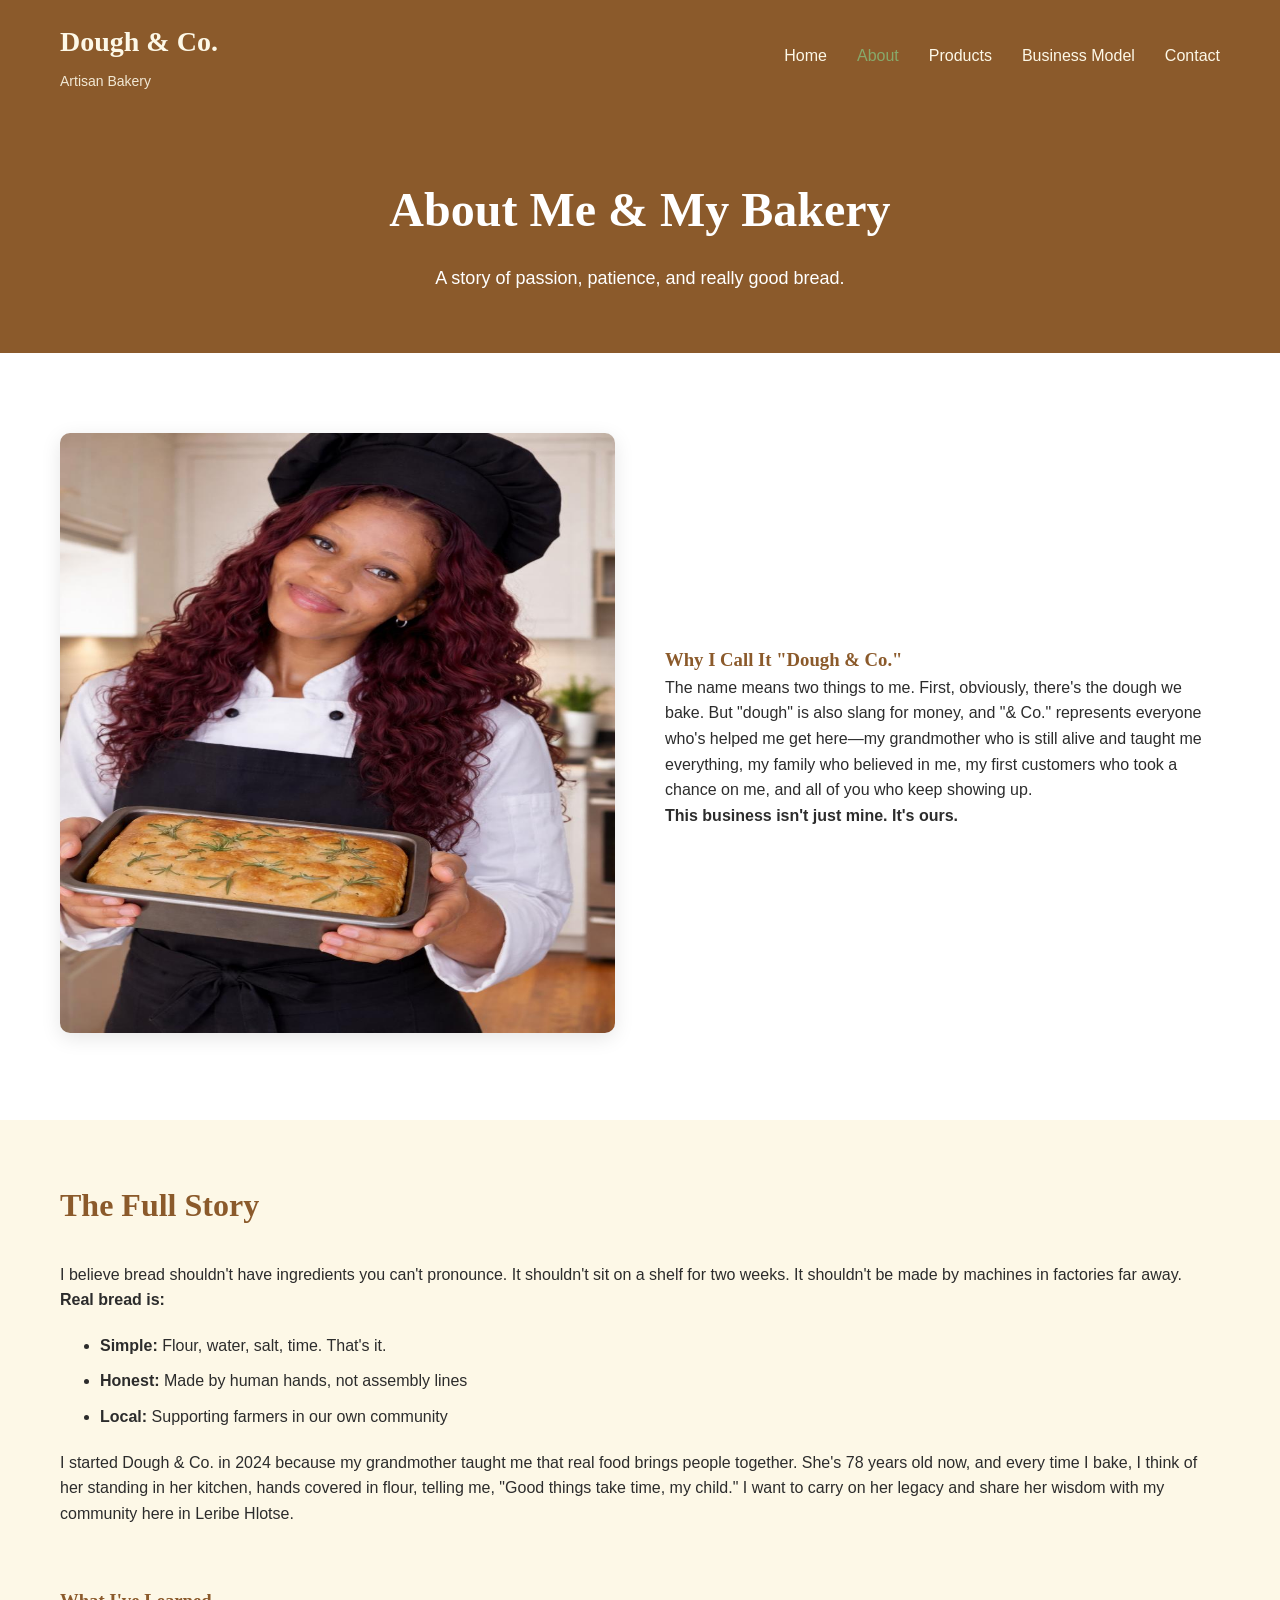
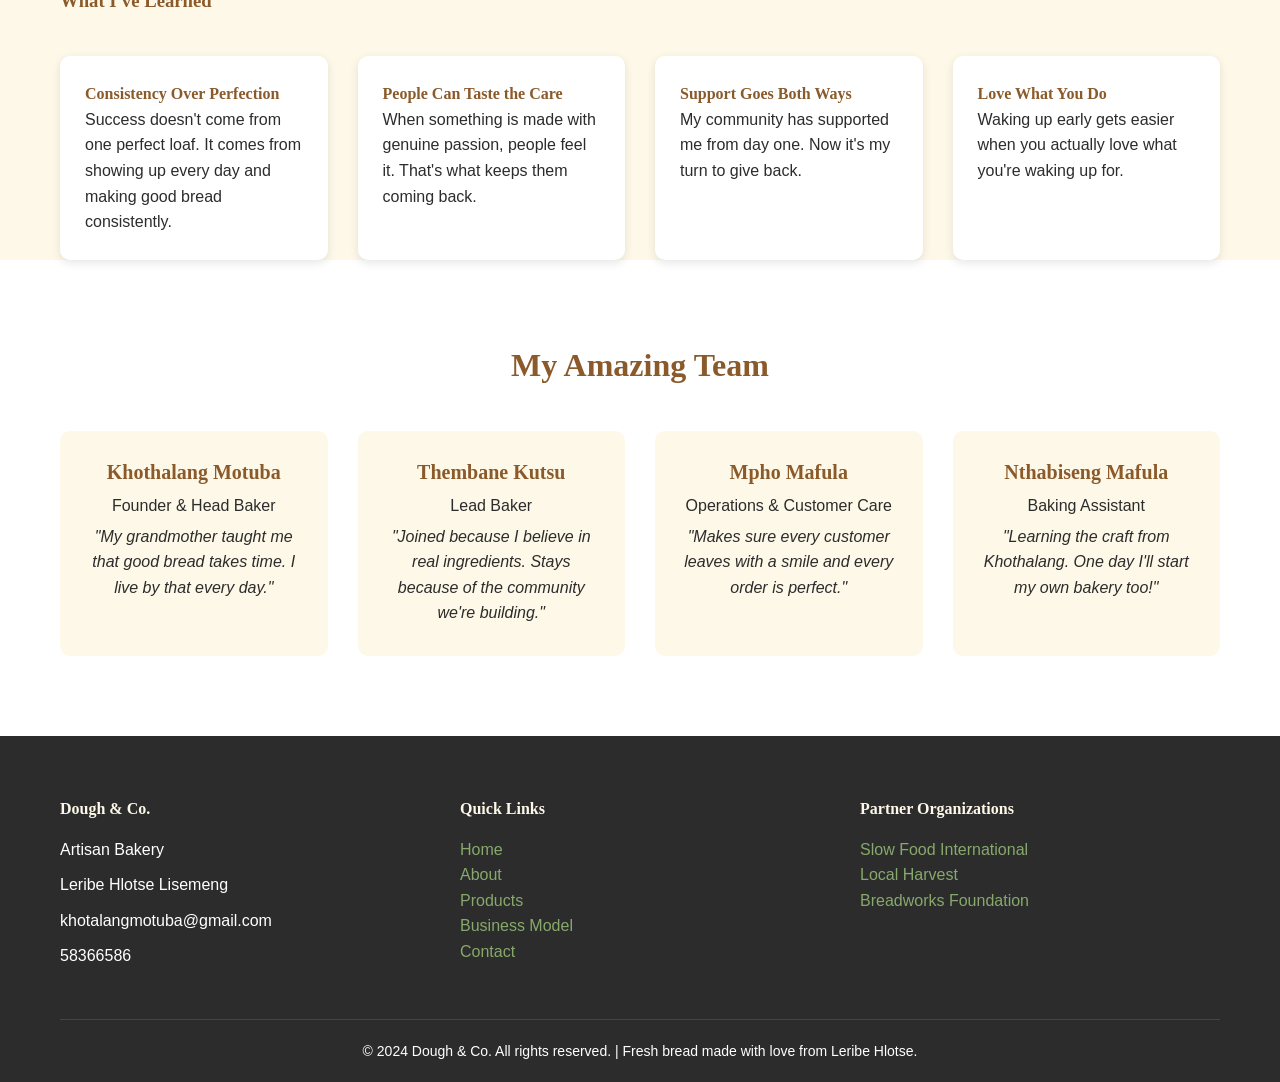
<file: about.html>
<!DOCTYPE html>
<html lang="en">
<head>
    <meta charset="UTF-8">
    <meta name="viewport" content="width=device-width, initial-scale=1.0">
    <title>About Us | Dough & Co.</title>
    <link rel="stylesheet" href="style.css">
</head>
<body>
    <header>
        <div class="container">
            <div class="logo">
                <h1>Dough & Co.</h1>
                <p>Artisan Bakery</p>
            </div>
            <nav>
                <ul>
                    <li><a href="index.html">Home</a></li>
                    <li><a href="about.html" class="active">About</a></li>
                    <li><a href="products.html">Products</a></li>
                    <li><a href="business.html">Business Model</a></li>
                    <li><a href="contact.html">Contact</a></li>
                </ul>
            </nav>
        </div>
    </header>

    <main>
        <section class="page-header">
            <div class="container">
                <h2>About Me & My Bakery</h2>
                <p>A story of passion, patience, and really good bread.</p>
            </div>
        </section>

        <section class="founder-story">
            <div class="container">
                <div class="founder-grid">
                    <div class="founder-image">
                      <img src="the baker.jpeg"alt= "the baker" width="300" height= "600">
                    </div>
                    <div class="founder-text">
                        <h3>Why I Call It "Dough & Co."</h3>
                        <p>The name means two things to me. First, obviously, there's the dough we bake. But "dough" is also slang for money, and "& Co." represents everyone who's helped me get here—my grandmother who is still alive and taught me everything, my family who believed in me, my first customers who took a chance on me, and all of you who keep showing up.</p>
                        <p><strong>This business isn't just mine. It's ours.</strong></p>
                    </div>
                </div>
            </div>
        </section>

        <section class="full-story">
            <div class="container">
                <h3>The Full Story</h3>
                <p>I believe bread shouldn't have ingredients you can't pronounce. It shouldn't sit on a shelf for two weeks. It shouldn't be made by machines in factories far away.</p>
                <p><strong>Real bread is:</strong></p>
                <ul>
                    <li><strong>Simple:</strong> Flour, water, salt, time. That's it.</li>
                    <li><strong>Honest:</strong> Made by human hands, not assembly lines</li>
                    <li><strong>Local:</strong> Supporting farmers in our own community</li>
                </ul>
                <p>I started Dough & Co. in 2024 because my grandmother taught me that real food brings people together. She's 78 years old now, and every time I bake, I think of her standing in her kitchen, hands covered in flour, telling me, "Good things take time, my child." I want to carry on her legacy and share her wisdom with my community here in Leribe Hlotse.</p>
            </div>
        </section>

        <section class="values-detailed">
            <div class="container">
                <h3>What I've Learned</h3>
                <div class="lessons-grid">
                    <div class="lesson-card">
                        <h4> Consistency Over Perfection</h4>
                        <p>Success doesn't come from one perfect loaf. It comes from showing up every day and making good bread consistently.</p>
                    </div>
                    <div class="lesson-card">
                        <h4> People Can Taste the Care</h4>
                        <p>When something is made with genuine passion, people feel it. That's what keeps them coming back.</p>
                    </div>
                    <div class="lesson-card">
                        <h4> Support Goes Both Ways</h4>
                        <p>My community has supported me from day one. Now it's my turn to give back.</p>
                    </div>
                    <div class="lesson-card">
                        <h4>Love What You Do</h4>
                        <p>Waking up early gets easier when you actually love what you're waking up for.</p>
                    </div>
                </div>
            </div>
        </section>

        <section class="team">
            <div class="container">
                <h3>My Amazing Team</h3>
                <div class="team-grid">
                    <div class="team-card">
                        <h4>Khothalang Motuba</h4>
                        <p>Founder & Head Baker</p>
                        <p><em>"My grandmother taught me that good bread takes time. I live by that every day."</em></p>
                    </div>
                    <div class="team-card">
                        <h4>Thembane Kutsu</h4>
                        <p>Lead Baker</p>
                        <p><em>"Joined because I believe in real ingredients. Stays because of the community we're building."</em></p>
                    </div>
                    <div class="team-card">
                        <h4>Mpho Mafula</h4>
                        <p>Operations & Customer Care</p>
                        <p><em>"Makes sure every customer leaves with a smile and every order is perfect."</em></p>
                    </div>
                    <div class="team-card">
                        <h4>Nthabiseng Mafula</h4>
                        <p>Baking Assistant</p>
                        <p><em>"Learning the craft from Khothalang. One day I'll start my own bakery too!"</em></p>
                    </div>
                </div>
            </div>
        </section>
    </main>

    <footer>
        <div class="container">
            <div class="footer-content">
                <div class="footer-info">
                    <h4>Dough & Co.</h4>
                    <p>Artisan Bakery</p>
                    <p>Leribe Hlotse Lisemeng</p>
                    <p> khotalangmotuba@gmail.com</p>
                    <p>58366586</p>
                </div>
                <div class="footer-links">
                    <h4>Quick Links</h4>
                    <ul>
                        <li><a href="index.html">Home</a></li>
                        <li><a href="about.html">About</a></li>
                        <li><a href="products.html">Products</a></li>
                        <li><a href="business.html">Business Model</a></li>
                        <li><a href="contact.html">Contact</a></li>
                    </ul>
                </div>
                <div class="footer-partners">
                    <h4>Partner Organizations</h4>
                    <ul>
                        <li><a href="https://www.slowfood.com/" target="_blank">Slow Food International</a></li>
                        <li><a href="https://www.localharvest.org/" target="_blank">Local Harvest</a></li>
                        <li><a href="https://www.breadworks.org/" target="_blank">Breadworks Foundation</a></li>
                    </ul>
                </div>
            </div>
            <div class="footer-bottom">
                <p>&copy; 2024 Dough & Co. All rights reserved. | Fresh bread made with love from Leribe Hlotse.</p>
            </div>
        </div>
    </footer>
</body>
</html>
</file>
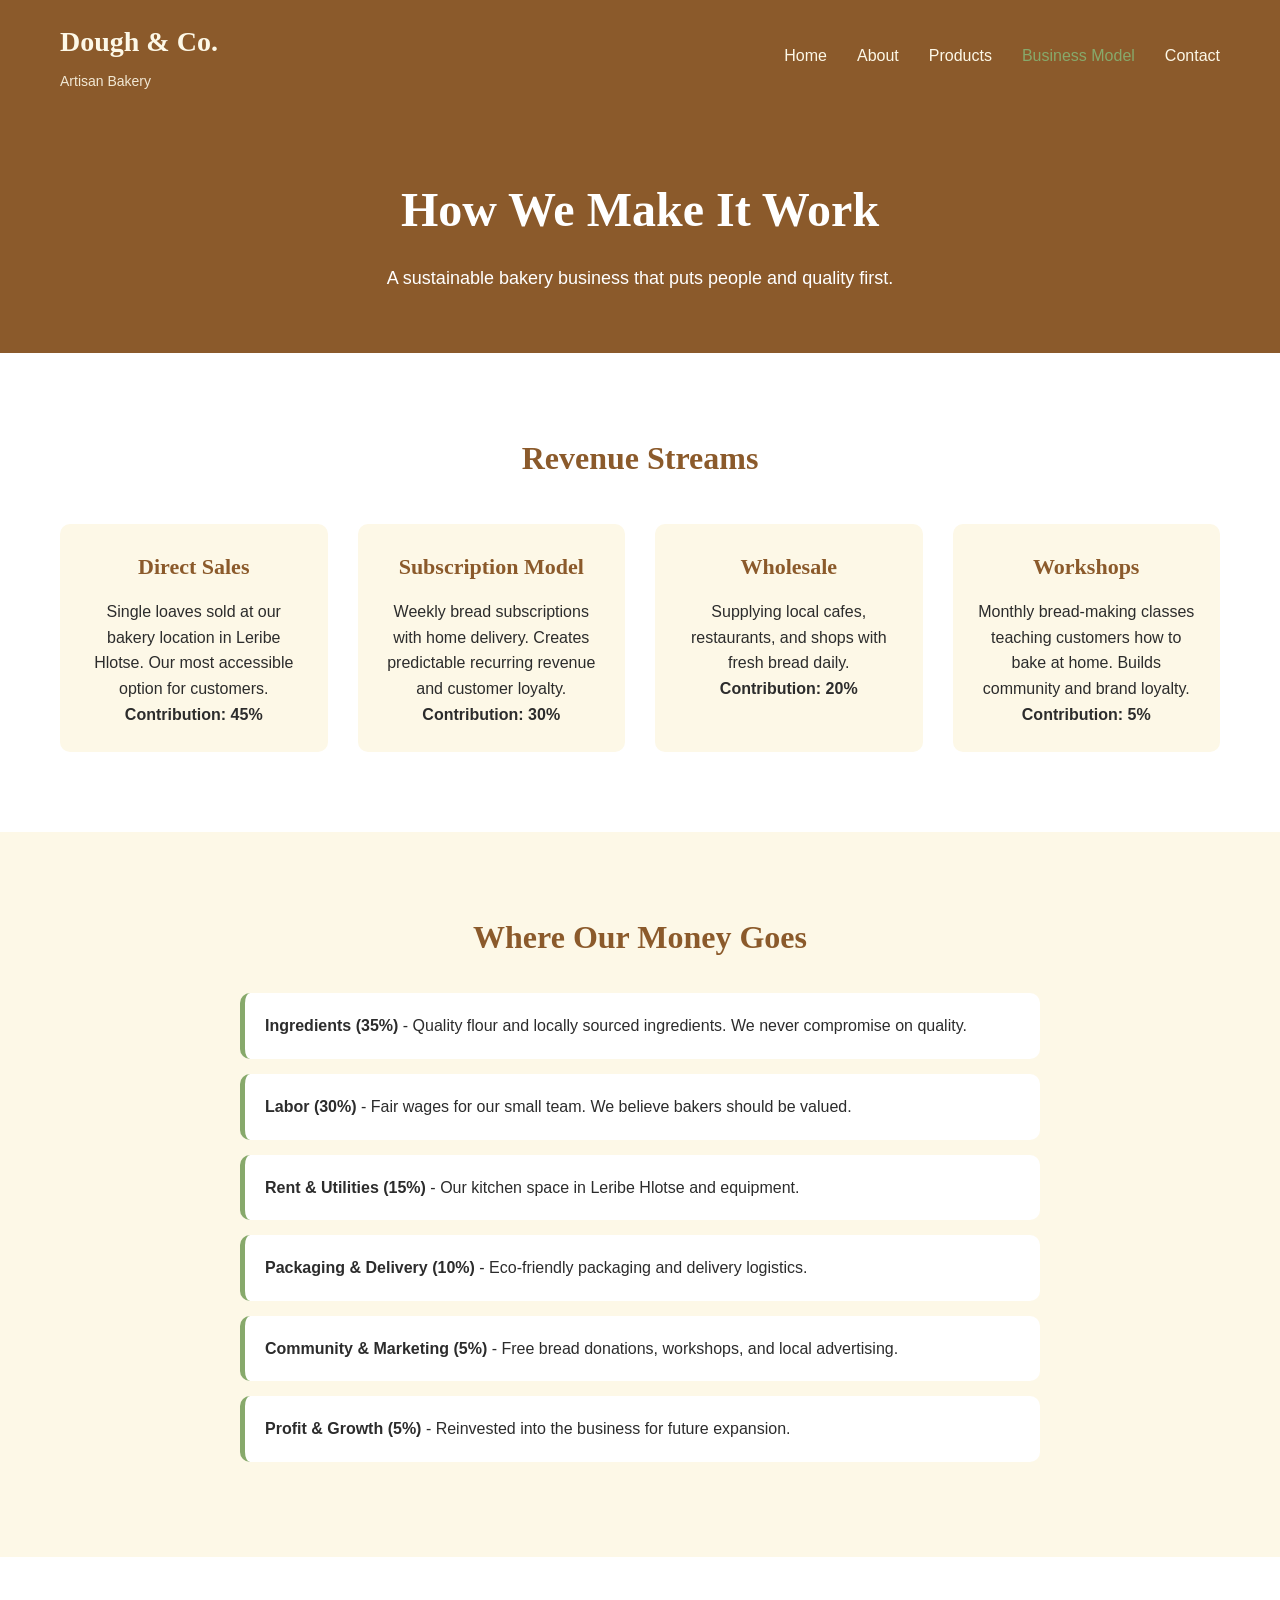
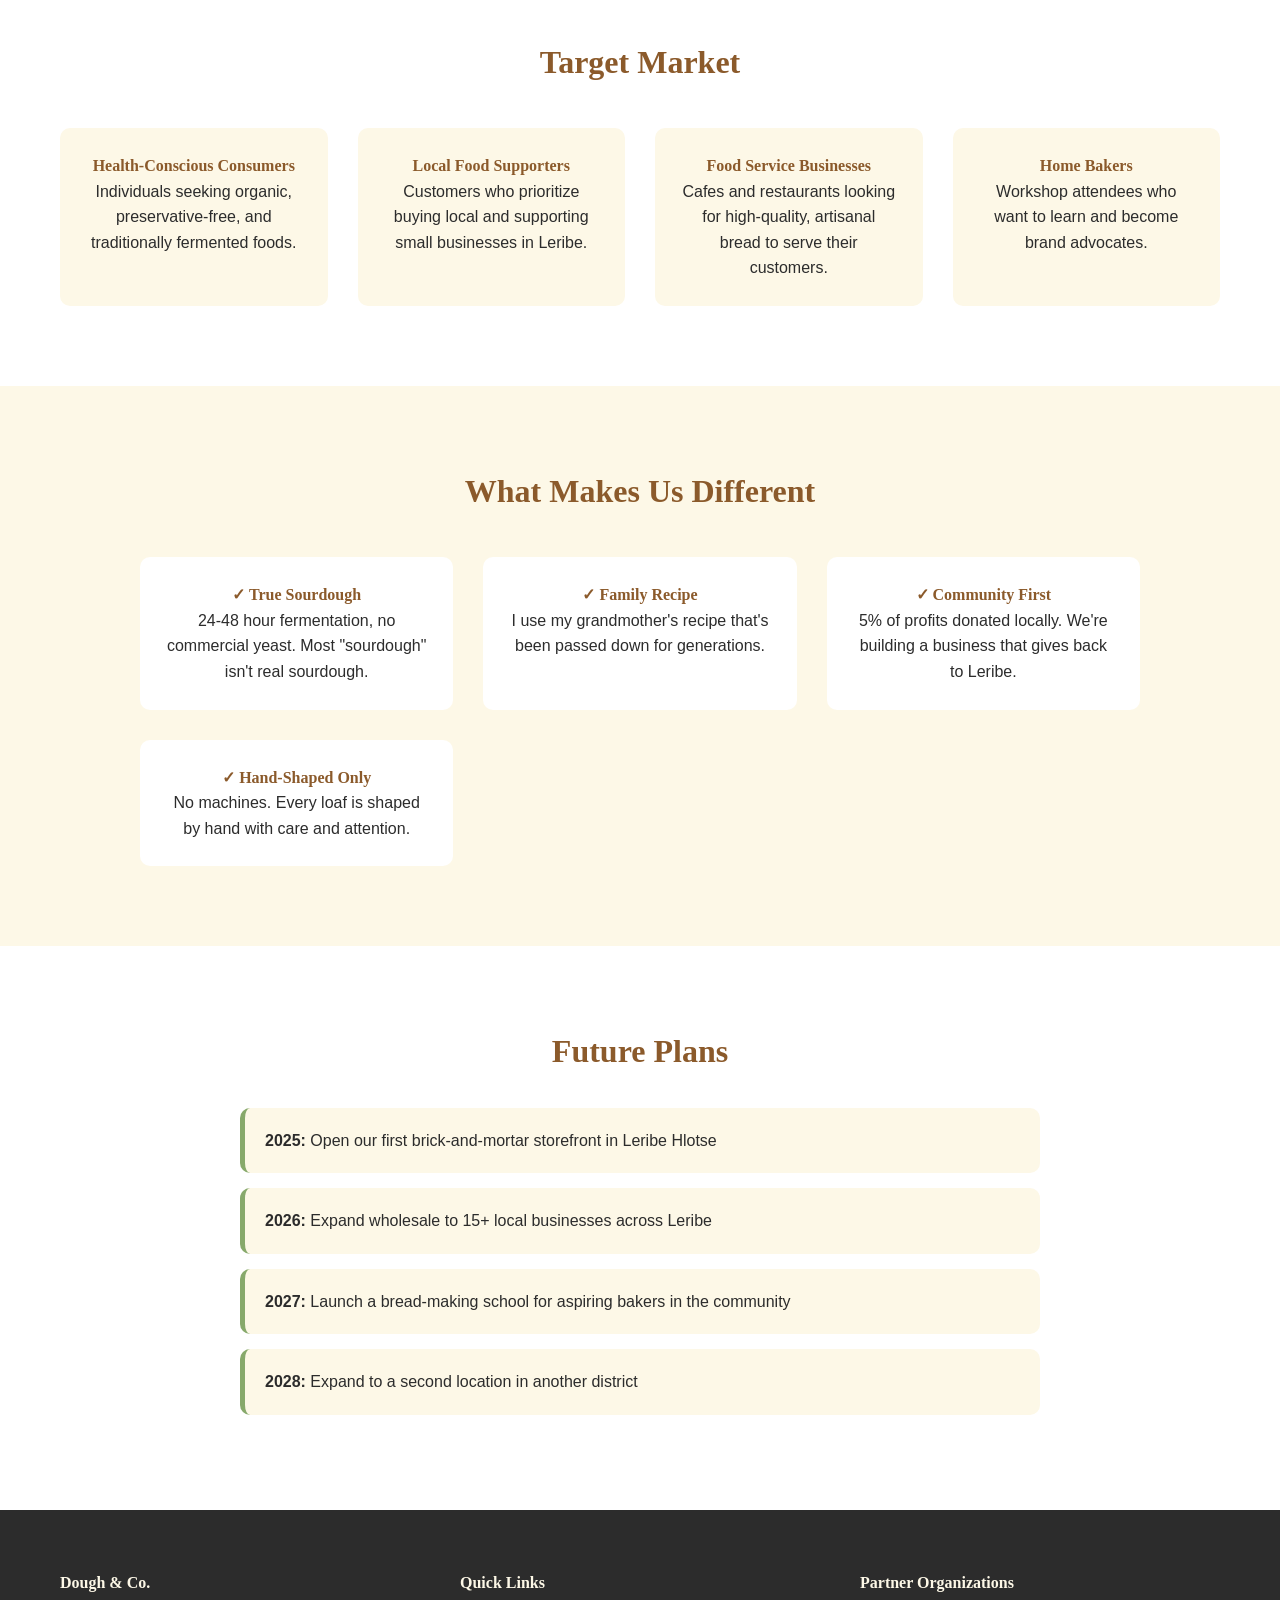
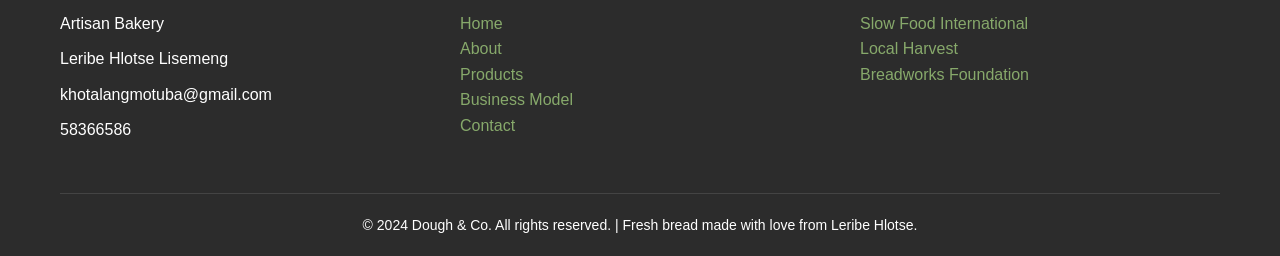
<file: business.html>
<!DOCTYPE html>
<html lang="en">
<head>
    <meta charset="UTF-8">
    <meta name="viewport" content="width=device-width, initial-scale=1.0">
    <title>Business Model | Dough & Co.</title>
    <link rel="stylesheet" href="style.css">
</head>
<body>
    <header>
        <div class="container">
            <div class="logo">
                <h1>Dough & Co.</h1>
                <p>Artisan Bakery</p>
            </div>
            <nav>
                <ul>
                    <li><a href="index.html">Home</a></li>
                    <li><a href="about.html">About</a></li>
                    <li><a href="products.html">Products</a></li>
                    <li><a href="business.html" class="active">Business Model</a></li>
                    <li><a href="contact.html">Contact</a></li>
                </ul>
            </nav>
        </div>
    </header>

    <main>
        <section class="page-header">
            <div class="container">
                <h2>How We Make It Work</h2>
                <p>A sustainable bakery business that puts people and quality first.</p>
            </div>
        </section>

        <section class="revenue">
            <div class="container">
                <h3>Revenue Streams</h3>
                <div class="revenue-grid">
                    <div class="revenue-card">
                        <h4>Direct Sales</h4>
                        <p>Single loaves sold at our bakery location in Leribe Hlotse. Our most accessible option for customers.</p>
                        <p><strong>Contribution: 45%</strong></p>
                    </div>
                    <div class="revenue-card">
                        <h4>Subscription Model</h4>
                        <p>Weekly bread subscriptions with home delivery. Creates predictable recurring revenue and customer loyalty.</p>
                        <p><strong>Contribution: 30%</strong></p>
                    </div>
                    <div class="revenue-card">
                        <h4> Wholesale</h4>
                        <p>Supplying local cafes, restaurants, and shops with fresh bread daily.</p>
                        <p><strong>Contribution: 20%</strong></p>
                    </div>
                    <div class="revenue-card">
                        <h4> Workshops</h4>
                        <p>Monthly bread-making classes teaching customers how to bake at home. Builds community and brand loyalty.</p>
                        <p><strong>Contribution: 5%</strong></p>
                    </div>
                </div>
            </div>
        </section>

        <section class="cost-structure">
            <div class="container">
                <h3>Where Our Money Goes</h3>
                <ul class="cost-list">
                    <li><strong>Ingredients (35%)</strong> - Quality flour and locally sourced ingredients. We never compromise on quality.</li>
                    <li><strong>Labor (30%)</strong> - Fair wages for our small team. We believe bakers should be valued.</li>
                    <li><strong>Rent & Utilities (15%)</strong> - Our kitchen space in Leribe Hlotse and equipment.</li>
                    <li><strong>Packaging & Delivery (10%)</strong> - Eco-friendly packaging and delivery logistics.</li>
                    <li><strong>Community & Marketing (5%)</strong> - Free bread donations, workshops, and local advertising.</li>
                    <li><strong>Profit & Growth (5%)</strong> - Reinvested into the business for future expansion.</li>
                </ul>
            </div>
        </section>

        <section class="market">
            <div class="container">
                <h3>Target Market</h3>
                <div class="market-grid">
                    <div class="market-card">
                        <h4>Health-Conscious Consumers</h4>
                        <p>Individuals seeking organic, preservative-free, and traditionally fermented foods.</p>
                    </div>
                    <div class="market-card">
                        <h4>Local Food Supporters</h4>
                        <p>Customers who prioritize buying local and supporting small businesses in Leribe.</p>
                    </div>
                    <div class="market-card">
                        <h4>Food Service Businesses</h4>
                        <p>Cafes and restaurants looking for high-quality, artisanal bread to serve their customers.</p>
                    </div>
                    <div class="market-card">
                        <h4>Home Bakers</h4>
                        <p>Workshop attendees who want to learn and become brand advocates.</p>
                    </div>
                </div>
            </div>
        </section>

        <section class="competitive-advantage">
            <div class="container">
                <h3>What Makes Us Different</h3>
                <div class="advantages">
                    <div class="advantage-item">
                        <h4>✓ True Sourdough</h4>
                        <p>24-48 hour fermentation, no commercial yeast. Most "sourdough" isn't real sourdough.</p>
                    </div>
                    <div class="advantage-item">
                        <h4>✓ Family Recipe</h4>
                        <p>I use my grandmother's recipe that's been passed down for generations.</p>
                    </div>
                    <div class="advantage-item">
                        <h4>✓ Community First</h4>
                        <p>5% of profits donated locally. We're building a business that gives back to Leribe.</p>
                    </div>
                    <div class="advantage-item">
                        <h4>✓ Hand-Shaped Only</h4>
                        <p>No machines. Every loaf is shaped by hand with care and attention.</p>
                    </div>
                </div>
            </div>
        </section>

        <section class="future-plans">
            <div class="container">
                <h3>Future Plans</h3>
                <ul class="future-list">
                    <li><strong>2025:</strong> Open our first brick-and-mortar storefront in Leribe Hlotse</li>
                    <li><strong>2026:</strong> Expand wholesale to 15+ local businesses across Leribe</li>
                    <li><strong>2027:</strong> Launch a bread-making school for aspiring bakers in the community</li>
                    <li><strong>2028:</strong> Expand to a second location in another district</li>
                </ul>
            </div>
        </section>
    </main>

    <footer>
        <div class="container">
            <div class="footer-content">
                <div class="footer-info">
                    <h4>Dough & Co.</h4>
                    <p>Artisan Bakery</p>
                    <p> Leribe Hlotse Lisemeng</p>
                    <p> khotalangmotuba@gmail.com</p>
                    <p> 58366586</p>
                </div>
                <div class="footer-links">
                    <h4>Quick Links</h4>
                    <ul>
                        <li><a href="index.html">Home</a></li>
                        <li><a href="about.html">About</a></li>
                        <li><a href="products.html">Products</a></li>
                        <li><a href="business.html">Business Model</a></li>
                        <li><a href="contact.html">Contact</a></li>
                    </ul>
                </div>
                <div class="footer-partners">
                    <h4>Partner Organizations</h4>
                    <ul>
                        <li><a href="https://www.slowfood.com/" target="_blank">Slow Food International</a></li>
                        <li><a href="https://www.localharvest.org/" target="_blank">Local Harvest</a></li>
                        <li><a href="https://www.breadworks.org/" target="_blank">Breadworks Foundation</a></li>
                    </ul>
                </div>
            </div>
            <div class="footer-bottom">
                <p>&copy; 2024 Dough & Co. All rights reserved. | Fresh bread made with love from Leribe Hlotse.</p>
            </div>
        </div>
    </footer>
</body>
</html>
</file>
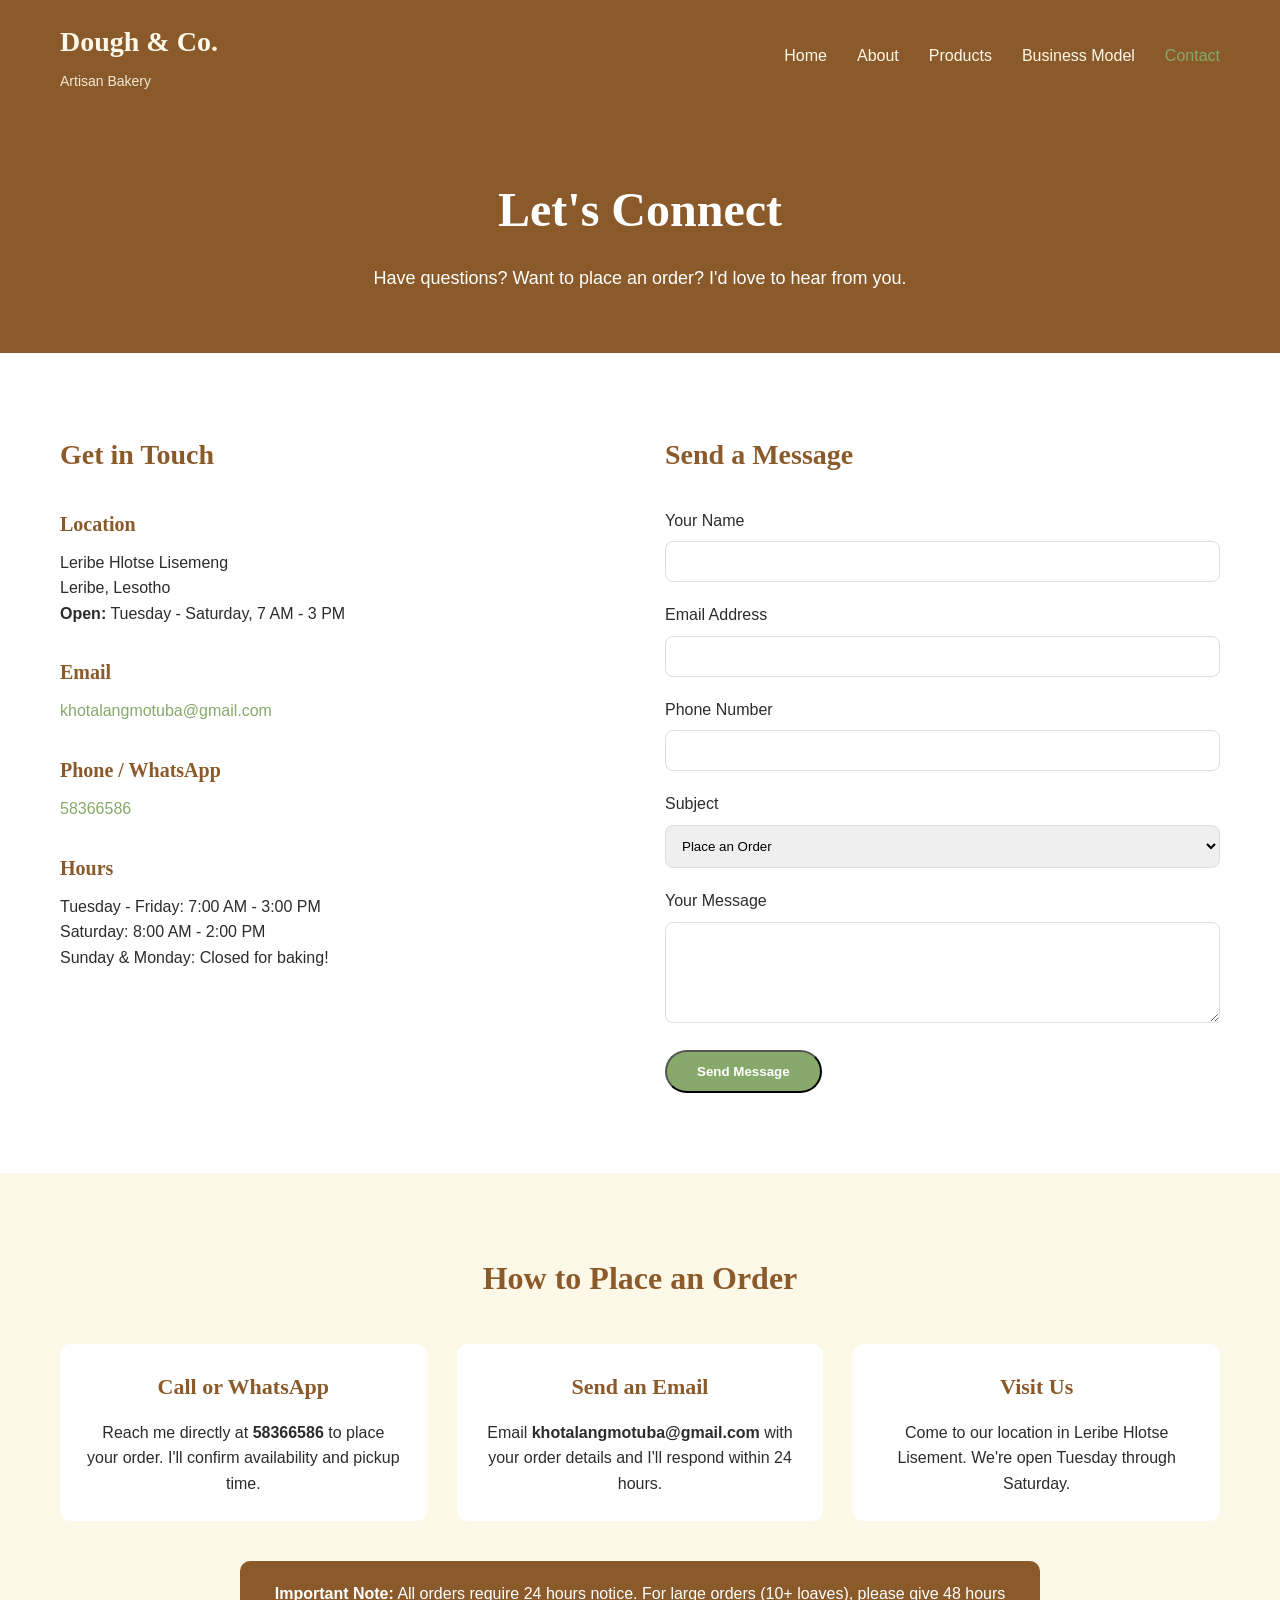
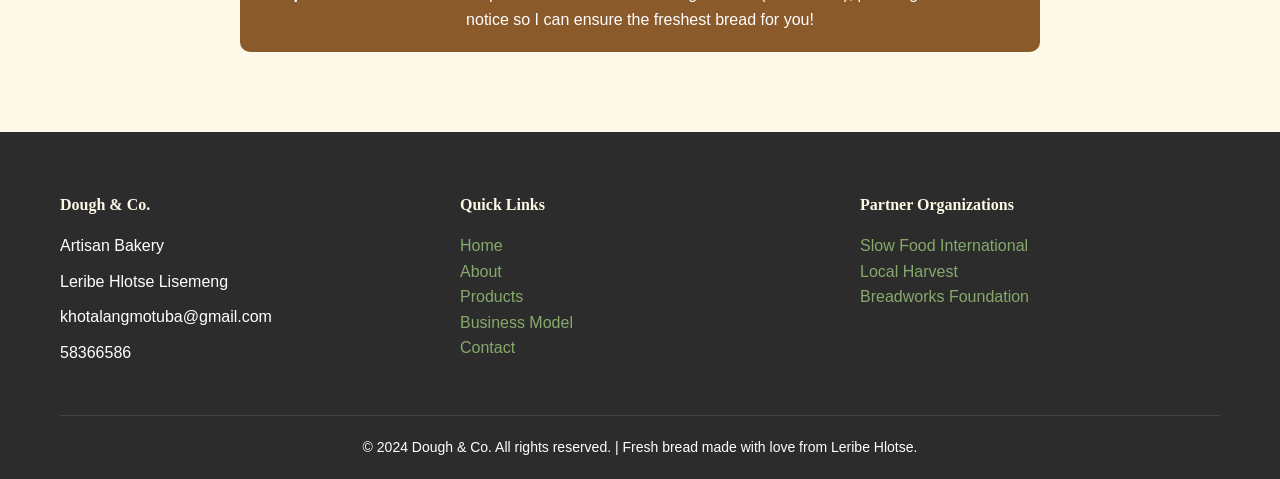
<file: contact.html>
<!DOCTYPE html>
<html lang="en">
<head>
    <meta charset="UTF-8">
    <meta name="viewport" content="width=device-width, initial-scale=1.0">
    <title>Contact Us | Dough & Co.</title>
    <link rel="stylesheet" href="style.css">
</head>
<body>
    <header>
        <div class="container">
            <div class="logo">
                <h1>Dough & Co.</h1>
                <p>Artisan Bakery</p>
            </div>
            <nav>
                <ul>
                    <li><a href="index.html">Home</a></li>
                    <li><a href="about.html">About</a></li>
                    <li><a href="products.html">Products</a></li>
                    <li><a href="business.html">Business Model</a></li>
                    <li><a href="contact.html" class="active">Contact</a></li>
                </ul>
            </nav>
        </div>
    </header>

    <main>
        <section class="page-header">
            <div class="container">
                <h2>Let's Connect</h2>
                <p>Have questions? Want to place an order? I'd love to hear from you.</p>
            </div>
        </section>

        <section class="contact-section">
            <div class="container">
                <div class="contact-grid">
                    <div class="contact-info">
                        <h3>Get in Touch</h3>
                        <div class="info-item">
                            <h4>Location</h4>
                            <p>Leribe Hlotse Lisemeng<br>Leribe, Lesotho<br><strong>Open:</strong> Tuesday - Saturday, 7 AM - 3 PM</p>
                        </div>
                        <div class="info-item">
                            <h4>Email</h4>
                            <p><a href="mailto:khotalangmotuba@gmail.com">khotalangmotuba@gmail.com</a></p>
                        </div>
                        <div class="info-item">
                            <h4>Phone / WhatsApp</h4>
                            <p><a href="tel:+26658366586">58366586</a></p>
                        </div>
                        <div class="info-item">
                            <h4>Hours</h4>
                            <p>Tuesday - Friday: 7:00 AM - 3:00 PM<br>Saturday: 8:00 AM - 2:00 PM<br>Sunday & Monday: Closed for baking!</p>
                        </div>
                    </div>
                    
                    <div class="contact-form">
                        <h3>Send a Message</h3>
                        <form action="#" method="post">
                            <div class="form-group">
                                <label for="name">Your Name</label>
                                <input type="text" id="name" name="name" required>
                            </div>
                            <div class="form-group">
                                <label for="email">Email Address</label>
                                <input type="email" id="email" name="email" required>
                            </div>
                            <div class="form-group">
                                <label for="phone">Phone Number</label>
                                <input type="tel" id="phone" name="phone">
                            </div>
                            <div class="form-group">
                                <label for="subject">Subject</label>
                                <select id="subject" name="subject">
                                    <option>Place an Order</option>
                                    <option>Subscription Inquiry</option>
                                    <option>Wholesale Inquiry</option>
                                    <option>Workshop Registration</option>
                                    <option>General Question</option>
                                </select>
                            </div>
                            <div class="form-group">
                                <label for="message">Your Message</label>
                                <textarea id="message" name="message" rows="5" required></textarea>
                            </div>
                            <button type="submit" class="btn-primary">Send Message</button>
                        </form>
                    </div>
                </div>
            </div>
        </section>

        <section class="order-instructions">
            <div class="container">
                <h3>How to Place an Order</h3>
                <div class="instructions-grid">
                    <div class="instruction-card">
                        <h4>Call or WhatsApp</h4>
                        <p>Reach me directly at <strong>58366586</strong> to place your order. I'll confirm availability and pickup time.</p>
                    </div>
                    <div class="instruction-card">
                        <h4>Send an Email</h4>
                        <p>Email <strong>khotalangmotuba@gmail.com</strong> with your order details and I'll respond within 24 hours.</p>
                    </div>
                    <div class="instruction-card">
                        <h4>Visit Us</h4>
                        <p>Come to our location in Leribe Hlotse Lisement. We're open Tuesday through Saturday.</p>
                    </div>
                </div>
                <div class="note-box">
                    <p><strong>Important Note:</strong> All orders require 24 hours notice. For large orders (10+ loaves), please give 48 hours notice so I can ensure the freshest bread for you!</p>
                </div>
            </div>
        </section>
    </main>

    <footer>
        <div class="container">
            <div class="footer-content">
                <div class="footer-info">
                    <h4>Dough & Co.</h4>
                    <p>Artisan Bakery</p>
                    <p>Leribe Hlotse Lisemeng</p>
                    <p>khotalangmotuba@gmail.com</p>
                    <p>58366586</p>
                </div>
                <div class="footer-links">
                    <h4>Quick Links</h4>
                    <ul>
                        <li><a href="index.html">Home</a></li>
                        <li><a href="about.html">About</a></li>
                        <li><a href="products.html">Products</a></li>
                        <li><a href="business.html">Business Model</a></li>
                        <li><a href="contact.html">Contact</a></li>
                    </ul>
                </div>
                <div class="footer-partners">
                    <h4>Partner Organizations</h4>
                    <ul>
                        <li><a href="https://www.slowfood.com/" target="_blank">Slow Food International</a></li>
                        <li><a href="https://www.localharvest.org/" target="_blank">Local Harvest</a></li>
                        <li><a href="https://www.breadworks.org/" target="_blank">Breadworks Foundation</a></li>
                    </ul>
                </div>
            </div>
            <div class="footer-bottom">
                <p>&copy; 2024 Dough & Co. All rights reserved. | Fresh bread made with love from Leribe Hlotse.</p>
            </div>
        </div>
    </footer>
</body>
</html>
</file>
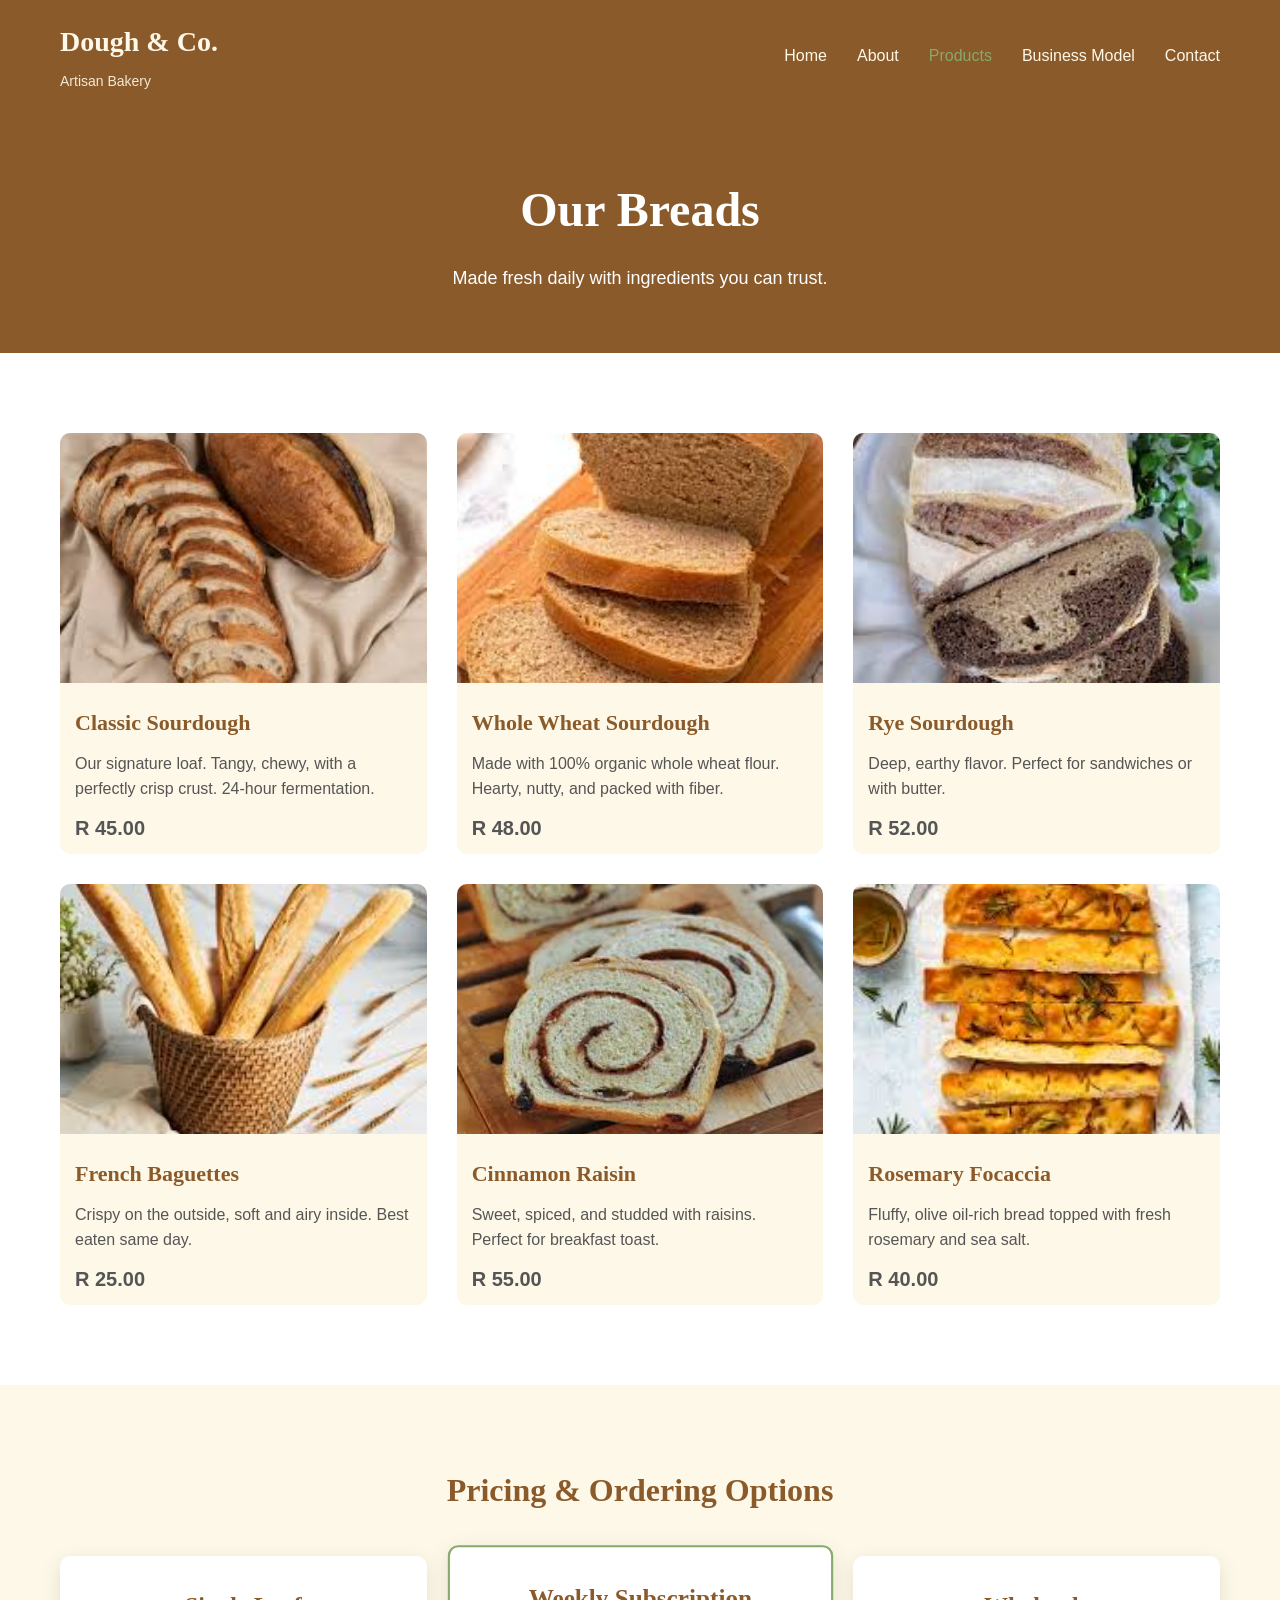
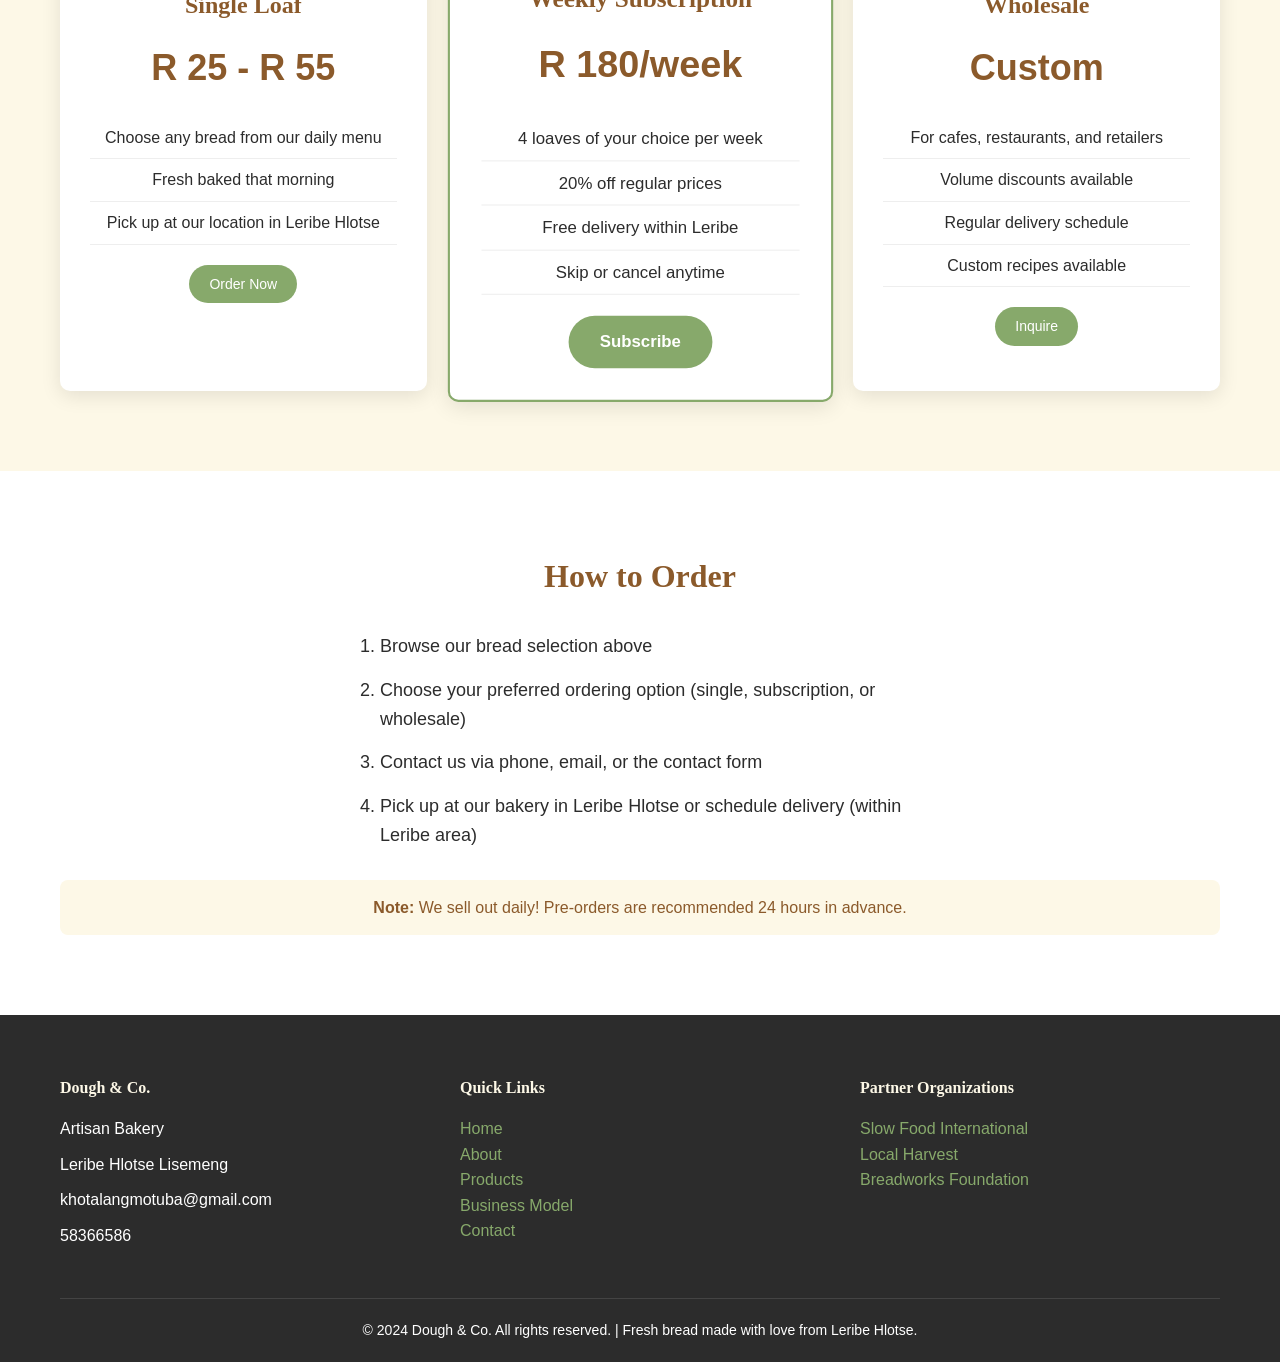
<file: products.html>
<!DOCTYPE html>
<html lang="en">
<head>
    <meta charset="UTF-8">
    <meta name="viewport" content="width=device-width, initial-scale=1.0">
    <title>Our Breads | Dough & Co.</title>
    <link rel="stylesheet" href="style.css">
</head>
<body>
    <header>
        <div class="container">
            <div class="logo">
                <h1>Dough & Co.</h1>
                <p>Artisan Bakery</p>
            </div>
            <nav>
                <ul>
                    <li><a href="index.html">Home</a></li>
                    <li><a href="about.html">About</a></li>
                    <li><a href="products.html" class="active">Products</a></li>
                    <li><a href="business.html">Business Model</a></li>
                    <li><a href="contact.html">Contact</a></li>
                </ul>
            </nav>
        </div>
    </header>

    <main>
        <section class="page-header">
            <div class="container">
                <h2>Our Breads</h2>
                <p>Made fresh daily with ingredients you can trust.</p>
            </div>
        </section>

        <section class="products-grid-section">
            <div class="container">
                <div class="products-grid">
                    <div class="product-card">
                        <img src="classic bread.jfif">
                        <h3>Classic Sourdough</h3>
                        <p>Our signature loaf. Tangy, chewy, with a perfectly crisp crust. 24-hour fermentation.</p>
                        <p class="price">R 45.00</p>
                    </div>
                    <div class="product-card">
                       <img src="whole wheat bread.jfif">
                        <h3>Whole Wheat Sourdough</h3>
                        <p>Made with 100% organic whole wheat flour. Hearty, nutty, and packed with fiber.</p>
                        <p class="price">R 48.00</p>
                    </div>
                    <div class="product-card">
                        <img src="Rye bread.jfif">
                        <h3>Rye Sourdough</h3>
                        <p>Deep, earthy flavor. Perfect for sandwiches or with butter.</p>
                        <p class="price">R 52.00</p>
                    </div>
                    <div class="product-card">
                        <img src="french bread.jfif">
                        <h3>French Baguettes</h3>
                        <p>Crispy on the outside, soft and airy inside. Best eaten same day.</p>
                        <p class="price">R 25.00</p>
                    </div>
                    <div class="product-card">
                        <img src="cinamon bread.jfif">
                        <h3>Cinnamon Raisin</h3>
                        <p>Sweet, spiced, and studded with raisins. Perfect for breakfast toast.</p>
                        <p class="price">R 55.00</p>
                    </div>
                    <div class="product-card">
                        <img src="rosemary bread.jfif">
                        <h3>Rosemary Focaccia</h3>
                        <p>Fluffy, olive oil-rich bread topped with fresh rosemary and sea salt.</p>
                        <p class="price">R 40.00</p>
                    </div>
                </div>
            </div>
        </section>

        <section class="pricing-section">
            <div class="container">
                <h3>Pricing & Ordering Options</h3>
                <div class="pricing-grid">
                    <div class="pricing-card">
                        <h4>Single Loaf</h4>
                        <p class="price-large">R 25 - R 55</p>
                        <ul>
                            <li>Choose any bread from our daily menu</li>
                            <li>Fresh baked that morning</li>
                            <li>Pick up at our location in Leribe Hlotse</li>
                        </ul>
                        <a href="contact.html" class="btn-small">Order Now</a>
                    </div>
                    <div class="pricing-card popular">
                        <h4>Weekly Subscription</h4>
                        <p class="price-large">R 180/week</p>
                        <ul>
                            <li>4 loaves of your choice per week</li>
                            <li>20% off regular prices</li>
                            <li>Free delivery within Leribe</li>
                            <li>Skip or cancel anytime</li>
                        </ul>
                        <a href="contact.html" class="btn-primary">Subscribe</a>
                    </div>
                    <div class="pricing-card">
                        <h4>Wholesale</h4>
                        <p class="price-large">Custom</p>
                        <ul>
                            <li>For cafes, restaurants, and retailers</li>
                            <li>Volume discounts available</li>
                            <li>Regular delivery schedule</li>
                            <li>Custom recipes available</li>
                        </ul>
                        <a href="contact.html" class="btn-small">Inquire</a>
                    </div>
                </div>
            </div>
        </section>

        <section class="order-info">
            <div class="container">
                <h3>How to Order</h3>
                <ol class="order-steps">
                    <li>Browse our bread selection above</li>
                    <li>Choose your preferred ordering option (single, subscription, or wholesale)</li>
                    <li>Contact us via phone, email, or the contact form</li>
                    <li>Pick up at our bakery in Leribe Hlotse or schedule delivery (within Leribe area)</li>
                </ol>
                <p class="note"><strong>Note:</strong> We sell out daily! Pre-orders are recommended 24 hours in advance.</p>
            </div>
        </section>
    </main>

    <footer>
        <div class="container">
            <div class="footer-content">
                <div class="footer-info">
                    <h4>Dough & Co.</h4>
                    <p>Artisan Bakery</p>
                    <p>Leribe Hlotse Lisemeng</p>
                    <p>khotalangmotuba@gmail.com</p>
                    <p>58366586</p>
                </div>
                <div class="footer-links">
                    <h4>Quick Links</h4>
                    <ul>
                        <li><a href="index.html">Home</a></li>
                        <li><a href="about.html">About</a></li>
                        <li><a href="products.html">Products</a></li>
                        <li><a href="business.html">Business Model</a></li>
                        <li><a href="contact.html">Contact</a></li>
                    </ul>
                </div>
                <div class="footer-partners">
                    <h4>Partner Organizations</h4>
                    <ul>
                        <li><a href="https://www.slowfood.com/" target="_blank">Slow Food International</a></li>
                        <li><a href="https://www.localharvest.org/" target="_blank">Local Harvest</a></li>
                        <li><a href="https://www.breadworks.org/" target="_blank">Breadworks Foundation</a></li>
                    </ul>
                </div>
            </div>
            <div class="footer-bottom">
                <p>&copy; 2024 Dough & Co. All rights reserved. | Fresh bread made with love from Leribe Hlotse.</p>
            </div>
        </div>
    </footer>
</body>
</html>
</file>
<file: style.css>
* {
    margin: 0;
    padding: 0;
    box-sizing: border-box;
}

body {
    font-family: 'Inter', sans-serif;
    color: #2C2C2C;
    line-height: 1.6;
    background-color: #FDF8E7;
}

h1, h2, h3, h4, h5, h6 {
    font-family: 'Playfair Display', serif;
    font-weight: 700;
    color: #8B5A2B;
}

.container {
    max-width: 1200px;
    margin: 0 auto;
    padding: 0 20px;
}

/* Header Styles */
header {
    background-color: #8B5A2B;
    padding: 20px 0;
    position: sticky;
    top: 0;
    z-index: 100;
}

header .container {
    display: flex;
    justify-content: space-between;
    align-items: center;
    flex-wrap: wrap;
}

.logo h1 {
    color: #FDF8E7;
    font-size: 28px;
    margin-bottom: 5px;
}

.logo p {
    color: #FDF8E7;
    font-size: 14px;
    opacity: 0.9;
}

nav ul {
    display: flex;
    list-style: none;
    gap: 30px;
}

nav ul li a {
    color: #FDF8E7;
    text-decoration: none;
    font-weight: 500;
    transition: color 0.3s ease;
}

nav ul li a:hover,
nav ul li a.active {
    color: #87A96B;
}


.hero {
    background-image: url('classic bread.jfif');
    background-size: cover;
    background-position: center;
    height: 80vh;
    display: flex;
    align-items: center;
    text-align: center;
    color: white;
}

.hero-content h2 {
    color: white;
    font-size: 48px;
    margin-bottom: 20px;
    line-height: 1.2;
}

.hero-content p {
    font-size: 18px;
    margin-bottom: 30px;
    max-width: 600px;
    margin-left: auto;
    margin-right: auto;
}

.btn-primary {
    display: inline-block;
    background-color: #87A96B;
    color: white;
    padding: 12px 30px;
    text-decoration: none;
    border-radius: 30px;
    font-weight: 600;
    transition: background-color 0.3s ease;
}

.btn-primary:hover {
    background-color: #6B8E4A;
}

.btn-secondary {
    display: inline-block;
    background-color: transparent;
    color: #8B5A2B;
    padding: 10px 25px;
    text-decoration: none;
    border: 2px solid #8B5A2B;
    border-radius: 30px;
    font-weight: 600;
    transition: all 0.3s ease;
}

.btn-secondary:hover {
    background-color: #8B5A2B;
    color: white;
}

.btn-small {
    display: inline-block;
    background-color: #87A96B;
    color: white;
    padding: 8px 20px;
    text-decoration: none;
    border-radius: 20px;
    font-size: 14px;
    font-weight: 500;
    transition: background-color 0.3s ease;
}

.story {
    padding: 80px 0;
    background-color: white;
}

.story-grid {
    display: grid;
    grid-template-columns: 1fr 1fr;
    gap: 50px;
    align-items: center;
}

.story-text h3 {
    font-size: 32px;
    margin-bottom: 20px;
}

.story-text p {
    margin-bottom: 20px;
}

.story-image img {
    width: 100%;
    border-radius: 10px;
    box-shadow: 0 5px 20px rgba(0,0,0,0.1);
}

/* Values Section */
.values {
    padding: 80px 0;
    background-color: #FDF8E7;
    text-align: center;
}

.values h3 {
    font-size: 32px;
    margin-bottom: 40px;
}

.values-grid {
    display: grid;
    grid-template-columns: repeat(auto-fit, minmax(300px, 1fr));
    gap: 30px;
}

.value-card {
    background-color: white;
    padding: 30px;
    border-radius: 10px;
    box-shadow: 0 3px 10px rgba(0,0,0,0.1);
    transition: transform 0.3s ease;
}

.value-card:hover {
    transform: translateY(-5px);
}

.value-card h4 {
    font-size: 24px;
    margin-bottom: 15px;
}

/* Video Section */
.video-section {
    padding: 80px 0;
    background-color: white;
    text-align: center;
}

.video-section h3 {
    font-size: 32px;
    margin-bottom: 15px;
}

.video-container video {
    width: 100%;
    height: auto;
    display: block;
    border-radius:10px;
}

.video-caption {
    color: #666;
    font-style: italic;
}

/* Journey Section */
.journey {
    padding: 80px 0;
    background-color: #FDF8E7;
}

.journey h3 {
    font-size: 32px;
    margin-bottom: 30px;
    text-align: center;
}

.timeline {
    max-width: 800px;
    margin: 0 auto;
    list-style: none;
}

.timeline li {
    background-color: white;
    margin-bottom: 15px;
    padding: 20px;
    border-radius: 10px;
    border-left: 5px solid #87A96B;
}

/* Page Header */
.page-header {
    background-color: #8B5A2B;
    color: white;
    padding: 60px 0;
    text-align: center;
}

.page-header h2 {
    color: white;
    font-size: 48px;
    margin-bottom: 15px;
}

.page-header p {
    font-size: 18px;
}

/* Founder Story (About Page) */
.founder-story {
    padding: 80px 0;
    background-color: white;
}

.founder-grid {
    display: grid;
    grid-template-columns: 1fr 1fr;
    gap: 50px;
    align-items: center;
}

.founder-image img {
    width: 100%;
    border-radius: 10px;
    box-shadow: 0 5px 20px rgba(0,0,0,0.1);
}

/* Full Story */
.full-story {
    padding: 60px 0;
    background-color: #FDF8E7;
}

.full-story h3 {
    font-size: 32px;
    margin-bottom: 30px;
}

.full-story ul {
    margin: 20px 0;
    padding-left: 40px;
}

.full-story li {
    margin-bottom: 10px;
}

/* Lessons Grid */
.lessons-grid {
    display: grid;
    grid-template-columns: repeat(auto-fit, minmax(250px, 1fr));
    gap: 30px;
    margin-top: 40px;
}

.lesson-card {
    background-color: white;
    padding: 25px;
    border-radius: 10px;
    box-shadow: 0 3px 10px rgba(0,0,0,0.1);
}

.team {
    padding: 80px 0;
    background-color: white;
    text-align: center;
}

.team h3 {
    font-size: 32px;
    margin-bottom: 40px;
}

.team-grid {
    display: grid;
    grid-template-columns: repeat(auto-fit, minmax(250px, 1fr));
    gap: 30px;
}

.team-card {
    background-color: #FDF8E7;
    padding: 25px;
    border-radius: 10px;
    transition: transform 0.3s ease;
}

.team-card:hover {
    transform: translateY(-5px);
}

.team-card img {
    width: 150px;
    height: 150px;
    border-radius: 50%;
    object-fit: cover;
    margin-bottom: 15px;
}

.team-card h4 {
    font-size: 20px;
    margin-bottom: 5px;
}

.team-card p {
    margin: 5px 0;
}

/* Products Grid */
.products-grid-section {
    padding: 80px 0;
    background-color: white;
}

.products-grid {
    display: grid;
    grid-template-columns: repeat(auto-fit, minmax(300px, 1fr));
    gap: 30px;
}

.product-card {
    background-color: #FDF8E7;
    border-radius: 10px;
    overflow: hidden;
    transition: transform 0.3s ease;
}

.product-card:hover {
    transform: translateY(-5px);
}

.product-card img {
    width: 100%;
    height: 250px;
    object-fit: cover;
}

.product-card h3 {
    font-size: 22px;
    margin: 15px 15px 10px;
}

.product-card p {
    margin: 0 15px 10px;
    color: #555;
}

.price {
    font-size: 20px;
    font-weight: bold;
    color: #8B5A2B;
    margin: 10px 15px 20px;
}

/* Pricing Section */
.pricing-section {
    padding: 80px 0;
    background-color: #FDF8E7;
    text-align: center;
}

.pricing-section h3 {
    font-size: 32px;
    margin-bottom: 40px;
}

.pricing-grid {
    display: grid;
    grid-template-columns: repeat(auto-fit, minmax(300px, 1fr));
    gap: 30px;
}

.pricing-card {
    background-color: white;
    padding: 30px;
    border-radius: 10px;
    box-shadow: 0 5px 20px rgba(0,0,0,0.1);
    transition: transform 0.3s ease;
}

.pricing-card.popular {
    border: 2px solid #87A96B;
    transform: scale(1.05);
}

.pricing-card h4 {
    font-size: 24px;
    margin-bottom: 15px;
}

.price-large {
    font-size: 36px;
    font-weight: bold;
    color: #8B5A2B;
    margin-bottom: 20px;
}

.pricing-card ul {
    list-style: none;
    margin: 20px 0;
}

.pricing-card li {
    padding: 8px 0;
    border-bottom: 1px solid #eee;
}

/* Order Info */
.order-info {
    padding: 80px 0;
    background-color: white;
    text-align: center;
}

.order-info h3 {
    font-size: 32px;
    margin-bottom: 30px;
}

.order-steps {
    max-width: 600px;
    margin: 0 auto;
    text-align: left;
    padding-left: 40px;
}

.order-steps li {
    margin-bottom: 15px;
    font-size: 18px;
}

.note {
    margin-top: 30px;
    padding: 15px;
    background-color: #FDF8E7;
    border-radius: 8px;
    color: #8B5A2B;
}

/* Revenue Section */
.revenue {
    padding: 80px 0;
    background-color: white;
}

.revenue h3 {
    font-size: 32px;
    margin-bottom: 40px;
    text-align: center;
}

.revenue-grid {
    display: grid;
    grid-template-columns: repeat(auto-fit, minmax(250px, 1fr));
    gap: 30px;
}

.revenue-card {
    background-color: #FDF8E7;
    padding: 25px;
    border-radius: 10px;
    text-align: center;
}

.revenue-card h4 {
    font-size: 22px;
    margin-bottom: 15px;
}

/* Cost Structure */
.cost-structure {
    padding: 80px 0;
    background-color: #FDF8E7;
}

.cost-structure h3 {
    font-size: 32px;
    margin-bottom: 30px;
    text-align: center;
}

.cost-list {
    max-width: 800px;
    margin: 0 auto;
    list-style: none;
}

.cost-list li {
    background-color: white;
    margin-bottom: 15px;
    padding: 20px;
    border-radius: 10px;
    border-left: 5px solid #87A96B;
}

/* Market Section */
.market {
    padding: 80px 0;
    background-color: white;
}

.market h3 {
    font-size: 32px;
    margin-bottom: 40px;
    text-align: center;
}

.market-grid {
    display: grid;
    grid-template-columns: repeat(auto-fit, minmax(250px, 1fr));
    gap: 30px;
}

.market-card {
    background-color: #FDF8E7;
    padding: 25px;
    border-radius: 10px;
    text-align: center;
}

/* Competitive Advantage */
.competitive-advantage {
    padding: 80px 0;
    background-color: #FDF8E7;
}

.competitive-advantage h3 {
    font-size: 32px;
    margin-bottom: 40px;
    text-align: center;
}

.advantages {
    display: grid;
    grid-template-columns: repeat(auto-fit, minmax(250px, 1fr));
    gap: 30px;
    max-width: 1000px;
    margin: 0 auto;
}

.advantage-item {
    background-color: white;
    padding: 25px;
    border-radius: 10px;
    text-align: center;
}

/* Future Plans */
.future-plans {
    padding: 80px 0;
    background-color: white;
}

.future-plans h3 {
    font-size: 32px;
    margin-bottom: 30px;
    text-align: center;
}

.future-list {
    max-width: 800px;
    margin: 0 auto;
    list-style: none;
}

.future-list li {
    background-color: #FDF8E7;
    margin-bottom: 15px;
    padding: 20px;
    border-radius: 10px;
    border-left: 5px solid #87A96B;
}

/* Contact Section */
.contact-section {
    padding: 80px 0;
    background-color: white;
}

.contact-grid {
    display: grid;
    grid-template-columns: 1fr 1fr;
    gap: 50px;
}

.contact-info h3,
.contact-form h3 {
    font-size: 28px;
    margin-bottom: 30px;
}

.info-item {
    margin-bottom: 30px;
}

.info-item h4 {
    font-size: 20px;
    margin-bottom: 10px;
    color: #8B5A2B;
}

.info-item a {
    color: #87A96B;
    text-decoration: none;
}

.info-item a:hover {
    text-decoration: underline;
}

/* Form Styles */
.form-group {
    margin-bottom: 20px;
}

.form-group label {
    display: block;
    margin-bottom: 8px;
    font-weight: 500;
}

.form-group input,
.form-group select,
.form-group textarea {
    width: 100%;
    padding: 12px;
    border: 1px solid #ddd;
    border-radius: 8px;
    font-family: 'Inter', sans-serif;
}

.form-group input:focus,
.form-group select:focus,
.form-group textarea:focus {
    outline: none;
    border-color: #87A96B;
}

/* Order Instructions */
.order-instructions {
    padding: 80px 0;
    background-color: #FDF8E7;
    text-align: center;
}

.order-instructions h3 {
    font-size: 32px;
    margin-bottom: 40px;
}

.instructions-grid {
    display: grid;
    grid-template-columns: repeat(auto-fit, minmax(280px, 1fr));
    gap: 30px;
    margin-bottom: 40px;
}

.instruction-card {
    background-color: white;
    padding: 25px;
    border-radius: 10px;
}

.instruction-card h4 {
    font-size: 22px;
    margin-bottom: 15px;
}

.note-box {
    background-color: #8B5A2B;
    color: white;
    padding: 20px;
    border-radius: 10px;
    max-width: 800px;
    margin: 0 auto;
}

.note-box p {
    margin: 0;
}

/* Footer */
footer {
    background-color: #2C2C2C;
    color: white;
    padding: 60px 0 20px;
}

.footer-content {
    display: grid;
    grid-template-columns: repeat(auto-fit, minmax(250px, 1fr));
    gap: 40px;
    margin-bottom: 40px;
}

.footer-info h4,
.footer-links h4,
.footer-partners h4 {
    color: #FDF8E7;
    margin-bottom: 15px;
}

.footer-info p,
.footer-links ul,
.footer-partners ul {
    margin-bottom: 10px;
}

.footer-links ul,
.footer-partners ul {
    list-style: none;
}

.footer-links a,
.footer-partners a {
    color: #87A96B;
    text-decoration: none;
}

.footer-links a:hover,
.footer-partners a:hover {
    text-decoration: underline;
}

.footer-bottom {
    text-align: center;
    padding-top: 20px;
    border-top: 1px solid #444;
    font-size: 14px;
}

/* Responsive Design */
@media (max-width: 768px) {
    header .container {
        flex-direction: column;
        text-align: center;
    }
    
    nav ul {
        margin-top: 15px;
        gap: 20px;
        flex-wrap: wrap;
        justify-content: center;
    }
    
    .hero-content h2 {
        font-size: 32px;
    }
    
    .story-grid,
    .founder-grid,
    .contact-grid {
        grid-template-columns: 1fr;
    }
    
    .pricing-card.popular {
        transform: scale(1);
    }
    
    .team-grid {
        grid-template-columns: 1fr;
    }
    
    .products-grid {
        grid-template-columns: 1fr;
    }
    
    .footer-content {
        grid-template-columns: 1fr;
        text-align: center;
    }
}
</file>
